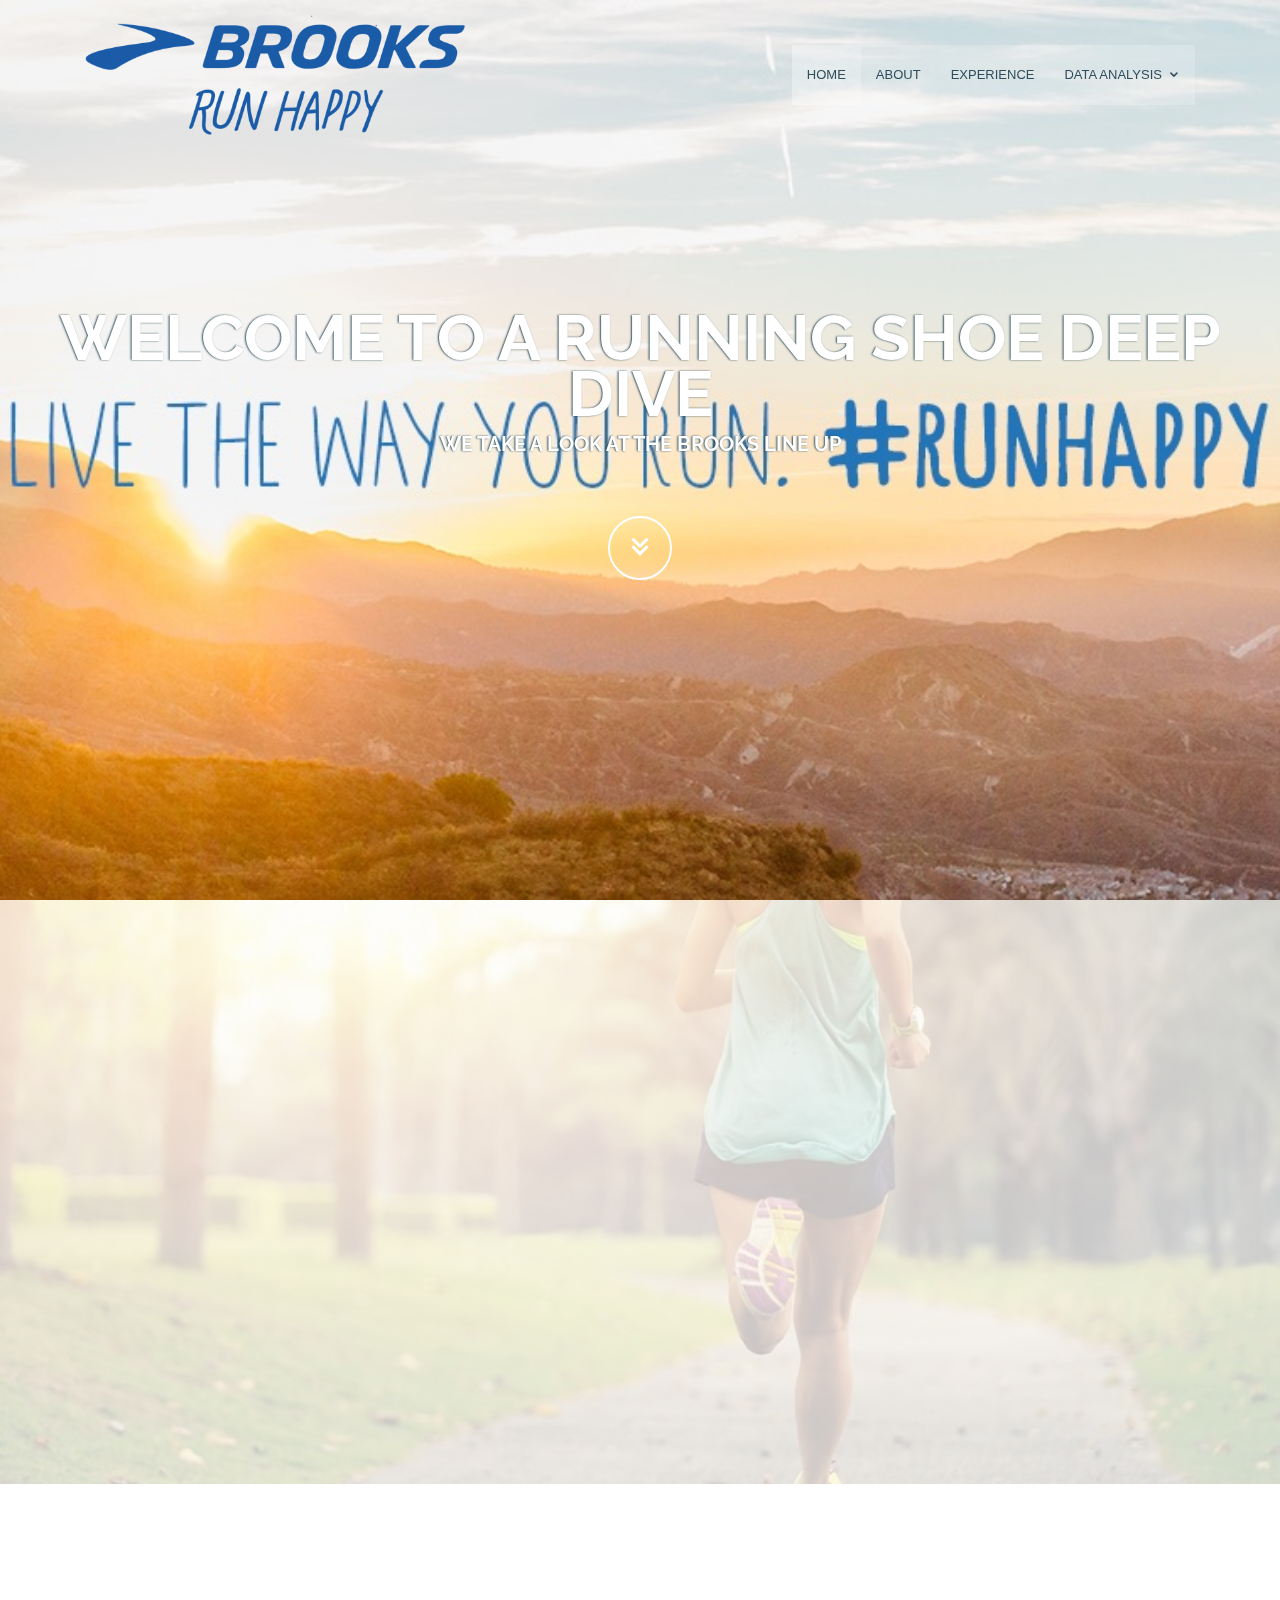
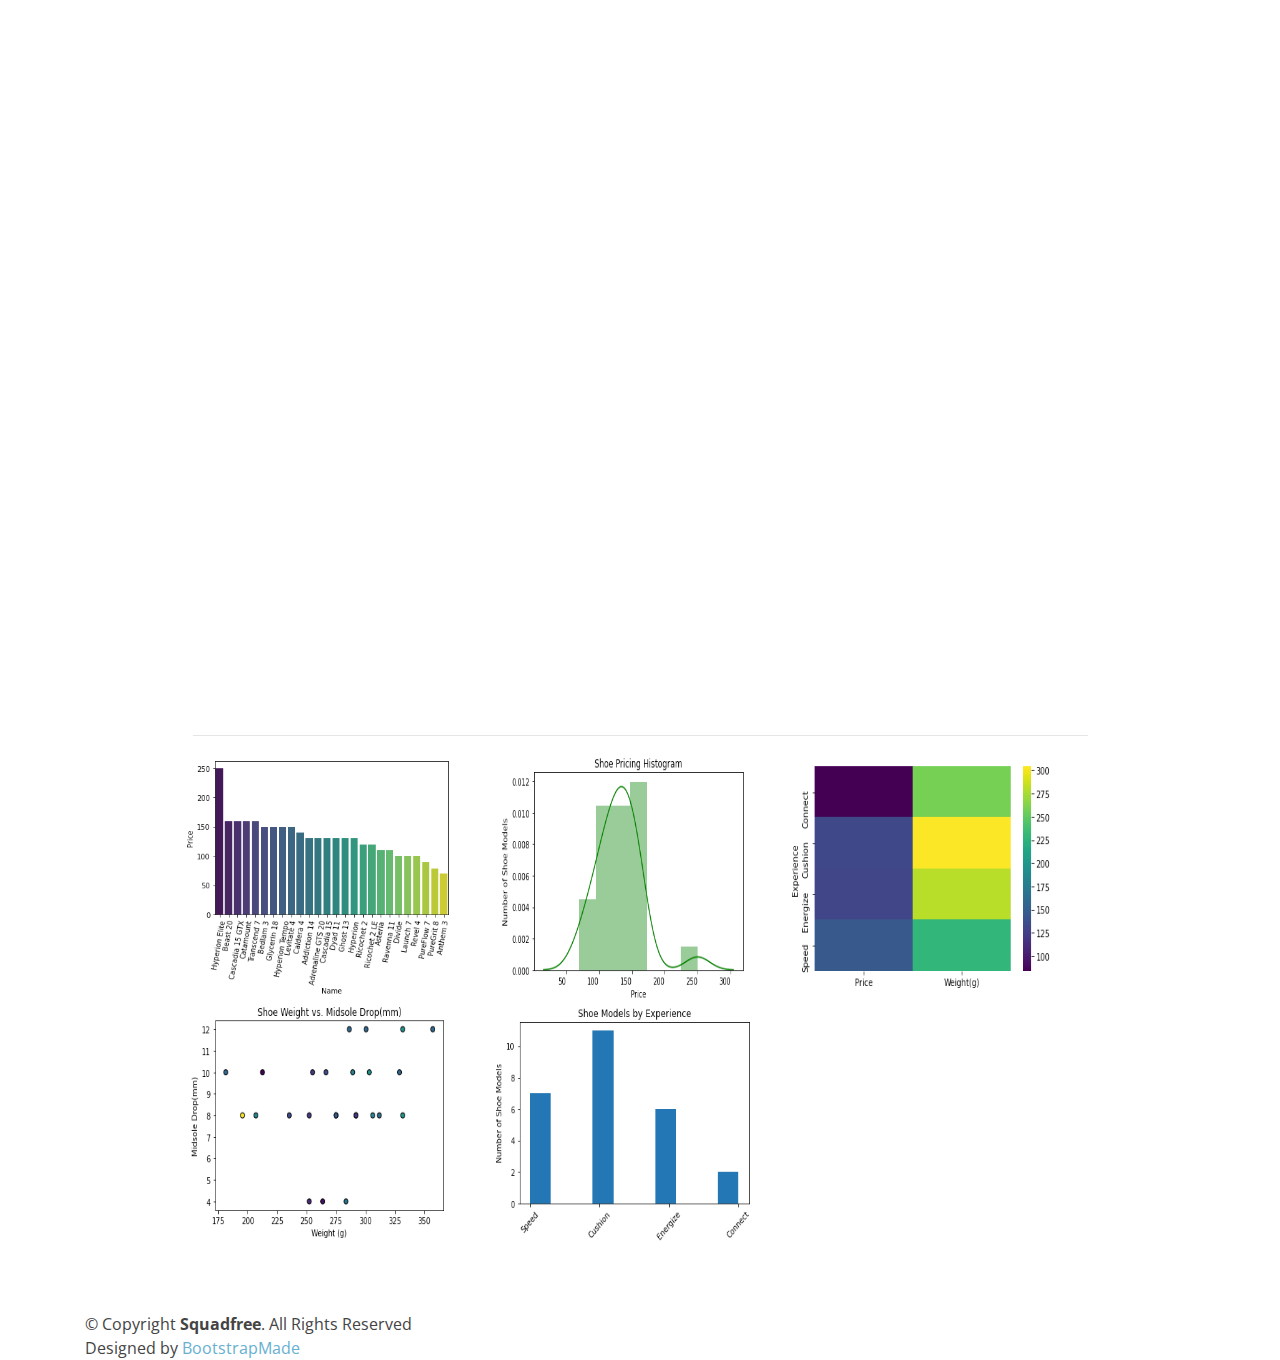
<file: index.html>
<!DOCTYPE html>
<html lang="en">

<head>
  <meta charset="utf-8">
  <meta content="width=device-width, initial-scale=1.0" name="viewport">

  <title>Brooks Running Happy Shoes</title>
  <meta content="" name="descriptison">
  <meta content="" name="keywords">

  <!-- Favicons -->
  <link href="assets/img/favicon.png" rel="icon">
  <link href="assets/img/apple-touch-icon.png" rel="apple-touch-icon">

  <!-- Google Fonts -->
  <link href="https://fonts.googleapis.com/css?family=Open+Sans:300,300i,400,400i,600,600i,700,700i|Raleway:300,300i,400,400i,500,500i,600,600i,700,700i|Poppins:300,300i,400,400i,500,500i,600,600i,700,700i" rel="stylesheet">

  <!-- Vendor CSS Files -->
  <link href="assets/vendor/bootstrap/css/bootstrap.min.css" rel="stylesheet">
  <link href="assets/vendor/icofont/icofont.min.css" rel="stylesheet">
  <link href="assets/vendor/boxicons/css/boxicons.min.css" rel="stylesheet">
  <link href="assets/vendor/venobox/venobox.css" rel="stylesheet">
  <link href="assets/vendor/owl.carousel/assets/owl.carousel.min.css" rel="stylesheet">
  <link href="assets/vendor/aos/aos.css" rel="stylesheet">

  <!-- Template Main CSS File -->
  <link href="./assets/css/style.css" rel="stylesheet">

  <!-- =======================================================
  * Template Name: Squadfree - v2.2.0
  * Template URL: https://bootstrapmade.com/squadfree-free-bootstrap-template-creative/
  * Author: BootstrapMade.com
  * License: https://bootstrapmade.com/license/
  ======================================================== -->
</head>

<body>

  <!-- ======= Header ======= -->
  <header id="header" class="fixed-top header-transparent">
    <div class="container d-flex align-items-center">

      <div class="logo mr-auto">
        <a href="index.html"><img src="assets/img/logo.png" alt="" class="img-fluid"></a>
      </div>

      <nav class="nav-menu d-none d-lg-block">
        <ul>
          <li class="active"><a href="index.html">Home</a></li>
          <li><a href="#about">About</a></li>
          <li><a href="#services">Experience</a></li> 
          <li class="drop-down"><a href="">Data Analysis</a>
            <ul>
              <li><a href=data.html>Data</a></li>
              <li class="drop-down"><a href="#">Plots</a>
                <ul>
                  <li><a href="pricing.html">Pricing</a></li> 
                  <li><a href="Experience.html">Experience</a></li>
                  <li><a href="weight.html">Weight vs Mid-sole drop</a></li>
                  <li><a href="model_experience.html">Models per Experience</a></li>
                </ul>
              </li>
              <li><a href="comparison.html">Comparison</a></li>
            </ul>
          </li>
          
        </ul>
      </nav><!-- .nav-menu -->

    </div>
  </header><!-- End Header -->

  <!-- ======= Hero Section ======= -->
  <section id="hero">
    <div class="hero-container" data-aos="fade-up">
      <h1>Welcome to a running shoe deep dive</h1>
      <h2>We take a look at the brooks line up</h2>
      <a href="#about" class="btn-get-started scrollto"><i class="bx bx-chevrons-down"></i></a>
    </div>
  </section><!-- End Hero -->

  <main id="main">

    <!-- ======= About Section ======= -->
    <section id="about" class="about">
      <div class="container">

        <div class="row no-gutters">
          <div class="content col-xl-5 d-flex align-items-stretch" data-aos="fade-up">
            <div class="content">
              <h3>The history of Brooks Running</h3>
              <p>
                Today Brooks is known as one of the top running brands in the world. Let's take a quick look at the company's rise to stardom.
              </p>
              
            </div>
          </div>
          <div class="col-xl-7 d-flex align-items-stretch">
            <div class="icon-boxes d-flex flex-column justify-content-center">
              <div class="row">
                <div class="col-md-6 icon-box" data-aos="fade-up" data-aos-delay="100">
                  <i class="bx bx-building-house"></i>
                  <h4>1914 - a small factory in Philadelphia </h4>
                  <p>Originally making ballet slippers and bathing shoes the early history began the company's commitment to specialized gear for a specialized activity.</p>
                </div>
                <div class="col-md-6 icon-box" data-aos="fade-up" data-aos-delay="200">
                  <i class="bx bx-run"></i>
                  <h4>1972 - Frank Shorter won the Olympic marathon</h4>
                  <p>Running suddenly captivates the world’s attention. Instead of making anything — from athletic shoes to combat boots — that would keep the factory turning, Brooks starts to think about limiting its focus.</p>
                </div>
                <div class="col-md-6 icon-box" data-aos="fade-up" data-aos-delay="300">
                  <i class="bx bx-briefcase"></i>
                  <h4>1920-1960</h4>
                  <p>The early years saw the young company developing everything from sports cleats, to childern's shoes, to roller skates</p>
                </div>
                <div class="col-md-6 icon-box" data-aos="fade-up" data-aos-delay="400">
                  <i class="bx bx-globe-alt"></i>
                  <h4>2001 and beyond is all running</h4>
                  <p>Brooks enters the new millennium focused on one thing: running. And become one of the best brands in the world</p>
                </div>
              </div>
            </div>
          </div>
        </div>

      </div>
    </section><!-- End About Section -->

    <!-- ======= EXPERIENCE Section ======= -->
    <section id="services" class="services">
      <div class="container">

        <div class="section-title" data-aos="fade-in" data-aos-delay="100">
          <h2>Experience</h2>
          <p>Brooks aims give you the choice of what experience you have on the run: Cushion, Energize, Connect or Speed. But don’t feel bound to just one, you can pick which experience you want on any given day for any given run.</p>
        </div>

        <div class="row">
          <div class="col-md-6 col-lg-3 d-flex align-items-stretch mb-5 mb-lg-0">
            <div class="icon-box" data-aos="fade-up">
              <div class="icon"><i class="bx bx-bolt-circle"></i></div>
              <h4 class="title"><a href="">Speed</a></h4>
              <p class="description">The Brooks Speed experience is all about fast shoes built for speed. When you’re looking for a PR or the feeling of running full-tilt, Brooks’ speed shoes are what you need.</p>
            </div>
          </div>

          <div class="col-md-6 col-lg-3 d-flex align-items-stretch mb-5 mb-lg-0">
            <div class="icon-box" data-aos="fade-up" data-aos-delay="100">
              <div class="icon"><i class="bx bx-cloud"></i></div>
              <h4 class="title"><a href="">Cushion</a></h4>
              <p class="description">Cushion is all about soft and protective shoes to cushion your every step. Some of the traits include being soft, plush, generous and accommodating.</p>
            </div>
          </div>

          <div class="col-md-6 col-lg-3 d-flex align-items-stretch mb-5 mb-lg-0">
            <div class="icon-box" data-aos="fade-up" data-aos-delay="200">
              <div class="icon"><i class="bx bx-tachometer"></i></div>
              <h4 class="title"><a href="">Energize</a></h4>
              <p class="description">Energize is all about putting spring into your stride. Step your foot into an Energize shoe and you’ll feel bouncy and light on your feet as if you were being propelled forward in your run.</p>
            </div>
          </div>

          <div class="col-md-6 col-lg-3 d-flex align-items-stretch mb-5 mb-lg-0">
            <div class="icon-box" data-aos="fade-up" data-aos-delay="300">
              <div class="icon"><i class="bx bx-plug"></i></div>
              <h4 class="title"><a href="">Connect</a></h4>
              <p class="description">Connect experience is defined by being flexible and lightweight to create a natural connection to the run. Lace up a Connect shoe and you’ll feel your feet activate and get you through your run.</p>
            </div>
          </div>

        </div>

      </div>
    </section><!-- End EXPERIENCE Section -->

    <!-- ======= Visualization Section ======= -->
    <section id="services" class="services">
      <div class="container">
        <div class="col col-2 col-lg-10 col-md-2 box offset-1">
          <div class="section-title" data-aos="fade-in" data-aos-delay="100">
            <h2>Visualizations</h2>
            <p>Click on any plot for a more indepth analysis.</p>
          </div>
          <hr>
          <div class = "row">
          <a href="pricing.html">
            <img width=300 height=250 src="Visualizations/pricing1.png">
            </a>
            <a href="pricing.html">
            <img width=300 height=250 src="Visualizations/pricing2.png">
            </a>
            <a href="Experience.html">
            <img width=300 height=250 src="Visualizations/Experience.png">
            </a>
            <a href="weight.html">
            <img width=300 height=250 src="Visualizations/weight_midsole.png">
            </a>
            <a href="model_experience.html">
            <img width=300 height=250 src="Visualizations/models.png">
            </a>
        </div>
      </div>
      </main>

  <!-- ======= Footer Section ======= -->

  <div class="container">
      <div class="copyright">
        &copy; Copyright <strong><span>Squadfree</span></strong>. All Rights Reserved
      </div>
      <div class="credits">
        <!-- All the links in the footer should remain intact. -->
        <!-- You can delete the links only if you purchased the pro version. -->
        <!-- Licensing information: https://bootstrapmade.com/license/ -->
        <!-- Purchase the pro version with working PHP/AJAX contact form: https://bootstrapmade.com/squadfree-free-bootstrap-template-creative/ -->
        Designed by <a href="https://bootstrapmade.com/">BootstrapMade</a>
    </div>
  </footer> <!--End Footer -->

  <a href="#" class="back-to-top"><i class="icofont-simple-up"></i></a>

  <!-- Vendor JS Files -->
  <script src="assets/vendor/jquery/jquery.min.js"></script>
  <script src="assets/vendor/bootstrap/js/bootstrap.bundle.min.js"></script>
  <script src="assets/vendor/jquery.easing/jquery.easing.min.js"></script>
  <script src="assets/vendor/php-email-form/validate.js"></script>
  <script src="assets/vendor/waypoints/jquery.waypoints.min.js"></script>
  <script src="assets/vendor/counterup/counterup.min.js"></script>
  <script src="assets/vendor/isotope-layout/isotope.pkgd.min.js"></script>
  <script src="assets/vendor/venobox/venobox.min.js"></script>
  <script src="assets/vendor/owl.carousel/owl.carousel.min.js"></script>
  <script src="assets/vendor/aos/aos.js"></script>

  <!-- Template Main JS File -->
  <script src="assets/js/main.js"></script>

</body>

</html>
</file>
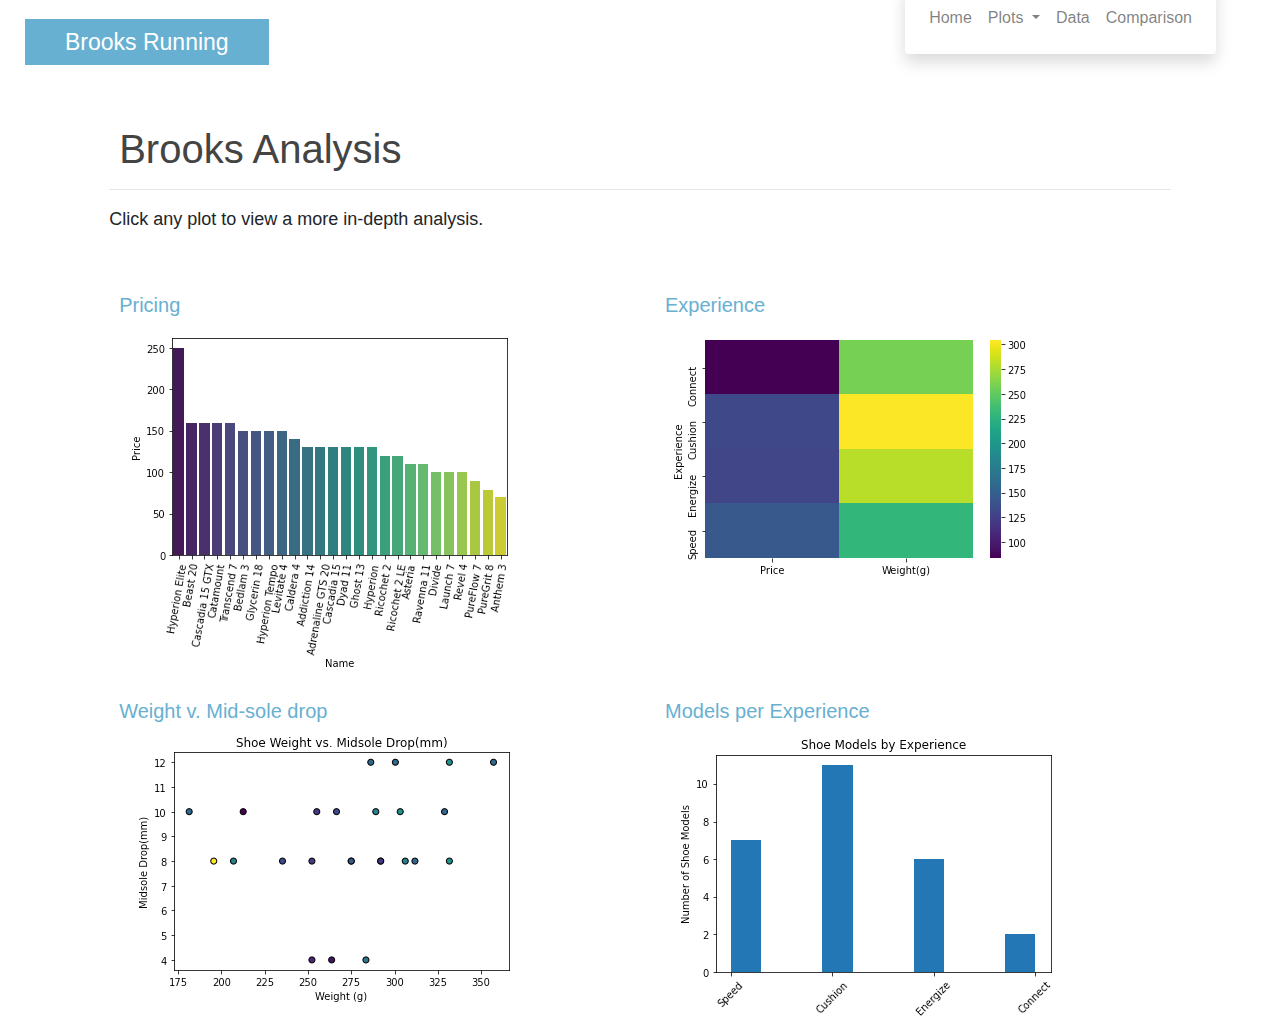
<file: comparison.html>
<!DOCTYPE html>
<html lang="en-us">

<head>
  <meta charset="UTF-8">
  <title>Comparision</title>

   <!-- Bootstrap CSS -->
   <link rel="stylesheet" href="https://stackpath.bootstrapcdn.com/bootstrap/4.3.1/css/bootstrap.min.css" integrity="sha384-ggOyR0iXCbMQv3Xipma34MD+dH/1fQ784/j6cY/iJTQUOhcWr7x9JvoRxT2MZw1T" crossorigin="anonymous">
  
   <!--CSS Link-->
   <link href="assets/style.css" rel="stylesheet">
 </head>
 
 <body class="white-background">


  <!-- -----------------Navigation Bar----------------------------------------------- -->
  <nav class="navbar navbar-expand-lg navbar-light">
    <div>
      <a class="web-title" style="color:white" href="index.html">Brooks Running</a>
      <button class="navbar-toggler border border white" type="button" data-toggle="collapse" data-target="#navbarNavDropdown" aria-controls="navbarNavDropdown" aria-expanded="false" aria-label="Toggle navigation">
        <span class="navbar-toggler-icon"></span>
      </button>
    </div>
      
    <div class="collapse navbar-collapse right-align shadow p-3 mb-5 bg-black rounded" id="navbarNavDropdown">
      <ul class="navbar-nav">
        <li class="nav-item">
          <a class="nav-link" href="index.html">Home</a>
        </li>
        <li class="nav-item dropdown">
          <a class="nav-link dropdown-toggle" id="navbarDropdownMenuLink" data-toggle="dropdown" aria-haspopup="true" aria-expanded="false" role="button">
            Plots
          </a>
          <ul class="dropdown-menu" role="menu" aria-labelledby="dropdownMenu">
            <a class="dropdown-item" href="pricing.html">Pricing</a>
            <a class="dropdown-item" href="Experience.html">Experience</a>
            <a class="dropdown-item" href="weight.html">Weight vs. Mid-sole drop</a>
            <a class="dropdown-item" href="model_experience.html">Number of Shoes per Experience</a>
          </ul>
        </li>
        <li class="nav-item">
          <a class="nav-link" href="data.html">Data</a>
        </li>
        <li class="nav-item">
          <a class="nav-link" href="comparison.html">Comparison</a>
        </li>              
      </ul>
    </div>

  </nav>

<!-- ---------------- Plots --------------------------------------- -->

<section class="row">
  <div class="col col-1"></div>
  <div class="col col-lg-10 col-md-10 box">
    <h1 class=header>Brooks Analysis</h1>
    <hr>
      <p class=site_font>Click any plot to view a more in-depth analysis.</p>
  </br>
</section>

<section class="row">
  <div class="col col-1"></div>
  <div class="col col-lg-5 col-md-10 box">
    <h2 class=h2 align=left>Pricing</h2>
    <a href="pricing.html">
      <img class= left_padding src="Visualizations/pricing1.png">
    </a>
  </div>
  <div class="col col-lg-5 col-md-10 box">
      <h2 class=h2 align=left>Experience</h2>
      <a href="Experience.html">
        <img class= right_padding src="Visualizations/Experience.png">
      </a>
    </div>

</section>

<section class="row">
  <div class="col col-1"></div>
  <div class="col col-lg-5 col-md-10 box">
    <h2 class=h2 align=left>Weight v. Mid-sole drop</h2>
    <a href="weight.html">
      <img class= left_padding src="Visualizations/weight_midsole.png">
    </a>
  </div>
  <div class="col col-lg-5 col-md-10 box">
    <h2 class=h2 align=left>Models per Experience</h2>
    <a href="model_experience.html">
      <img class= right_padding src="Visualizations/models.png">
    </a>
  </div>

</section>
<!-- Optional JavaScript -->
<script src="https://ajax.googleapis.com/ajax/libs/jquery/3.4.1/jquery.min.js"></script>
<script src="https://cdnjs.cloudflare.com/ajax/libs/popper.js/1.14.7/umd/popper.min.js"></script>
<script src="https://maxcdn.bootstrapcdn.com/bootstrap/4.3.1/js/bootstrap.min.js"></script>

</body>

</html>
</file>
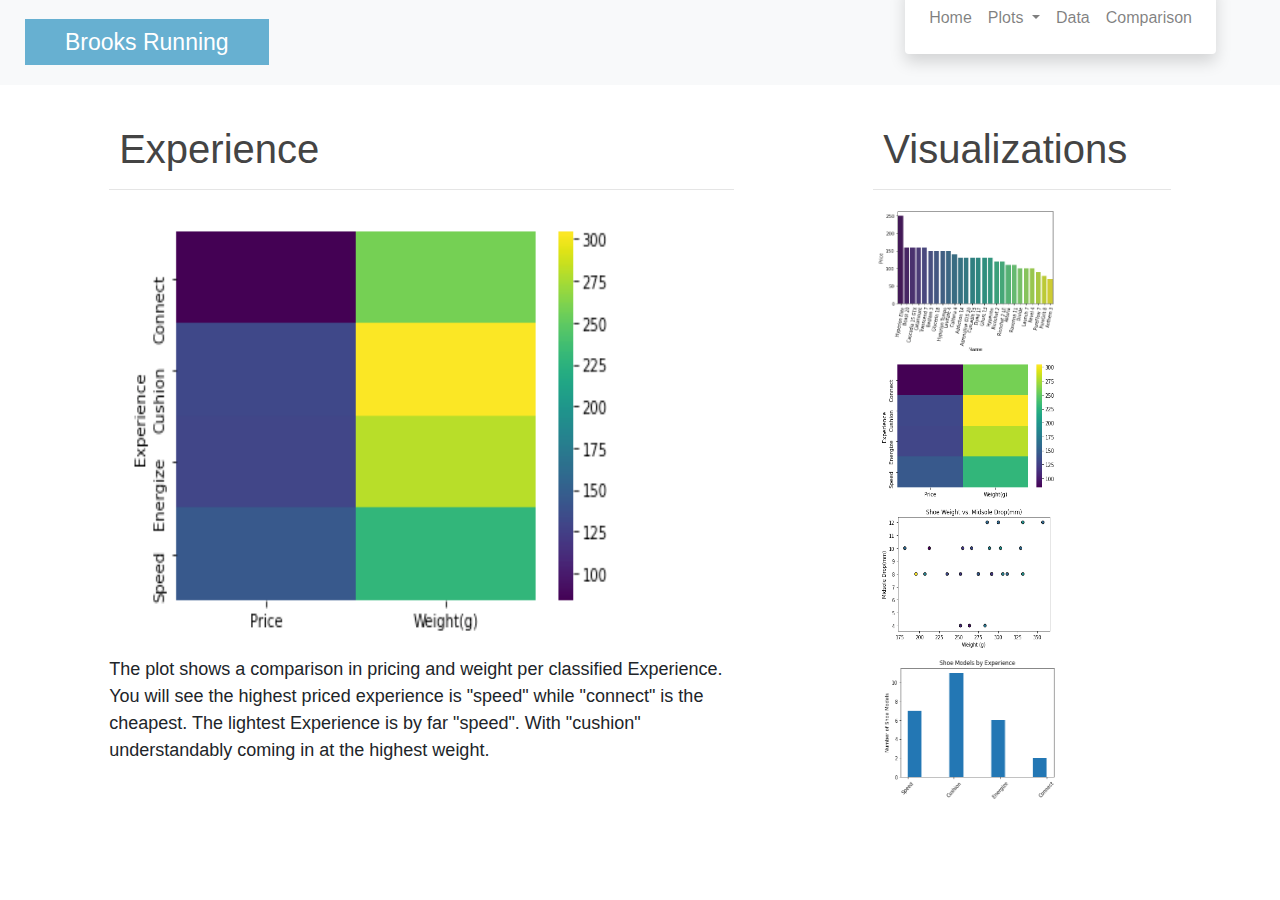
<file: Experience.html>
<!DOCTYPE html>
<html lang="en-us">

<head>
  <meta charset="UTF-8">
  <title>Experience Analysis</title>
 
 <!-- Bootstrap CSS -->
 <link rel="stylesheet" href="https://stackpath.bootstrapcdn.com/bootstrap/4.3.1/css/bootstrap.min.css" integrity="sha384-ggOyR0iXCbMQv3Xipma34MD+dH/1fQ784/j6cY/iJTQUOhcWr7x9JvoRxT2MZw1T" crossorigin="anonymous">
  
 <!--CSS Link-->
 <link href="assets/style.css" rel="stylesheet">
</head>

<body class="white-background">


  <!-- -----------------Navigation Bar----------------------------------------------- -->

  <nav class="navbar navbar-expand-lg navbar-light bg-light">
    <div>
      <a class="web-title" style="color:white" href="index.html">Brooks Running</a>
      <button class="navbar-toggler" type="button" data-toggle="collapse" data-target="#navbarNavDropdown" aria-controls="navbarNavDropdown" aria-expanded="false" aria-label="Toggle navigation">
        <span class="navbar-toggler-icon"></span>
      </button>
    </div>
      
    <div class="collapse navbar-collapse right-align shadow p-3 mb-5 bg-white rounded" id="navbarNavDropdown">
      <ul class="navbar-nav">
        <li class="nav-item">
          <a class="nav-link" href="index.html">Home</a>
        </li>
        <li class="nav-item dropdown">
          <a class="nav-link dropdown-toggle" id="navbarDropdownMenuLink" data-toggle="dropdown" aria-haspopup="true" aria-expanded="false" role="button">
            Plots
          </a>
          <ul class="dropdown-menu" role="menu" aria-labelledby="dropdownMenu">
            <a class="dropdown-item" href="pricing.html">Pricing</a>
            <a class="dropdown-item" href="Experience.html">Experience</a>
            <a class="dropdown-item" href="weight.html">Weight vs. Mid-sole drop</a>
            <a class="dropdown-item" href="model_experience.html">Number of Shoes per Experience</a>
          </ul>
        </li>
        <li class="nav-item">
          <a class="nav-link" href="data.html">Data</a>
        </li>
        <li class="nav-item">
          <a class="nav-link" href="comparison.html">Comparison</a>
        </li>              
      </ul>
    </div>

  </nav>


<!-- ------------------------------------------------------- -->


<section class="row">

  <div class="col col-10 col-lg-6 col-md-10 box offset-1">
    <h1 class=header>Experience</h1>
    <hr>
      <img width=550 height=450 src="Visualizations/Experience.png" alt="brooks experience">
    </br>
      <p class=site_font>The plot shows a comparison in pricing and weight per classified Experience. You will see the highest priced experience is "speed" while "connect" is the cheapest. The lightest Experience is by far "speed". With "cushion" understandably coming in at the highest weight.</p>
    </br>

  </div>

  <div class="col col-10 col-lg-3 col-md-10 box offset-1">
    <h2 class=header>Visualizations</h2>
    <hr>
    <a href="pricing.html">
      <img width=200 height=150 src="Visualizations/pricing1.png">
      </a>
      <a href="Experience.html">
      <img width=200 height=150 src="Visualizations/Experience.png">
      </a>
      <a href="weight.html">
      <img width=200 height=150 src="Visualizations/weight_midsole.png">
      </a>
      <a href="model_experience.html">
      <img width=200 height=150 src="Visualizations/models.png">
      </a>
  </div>

</section>

<!-- Optional JavaScript -->
<script src="https://ajax.googleapis.com/ajax/libs/jquery/3.4.1/jquery.min.js"></script>
<script src="https://cdnjs.cloudflare.com/ajax/libs/popper.js/1.14.7/umd/popper.min.js"></script>
<script src="https://maxcdn.bootstrapcdn.com/bootstrap/4.3.1/js/bootstrap.min.js"></script>

</body>



</html>
</file>
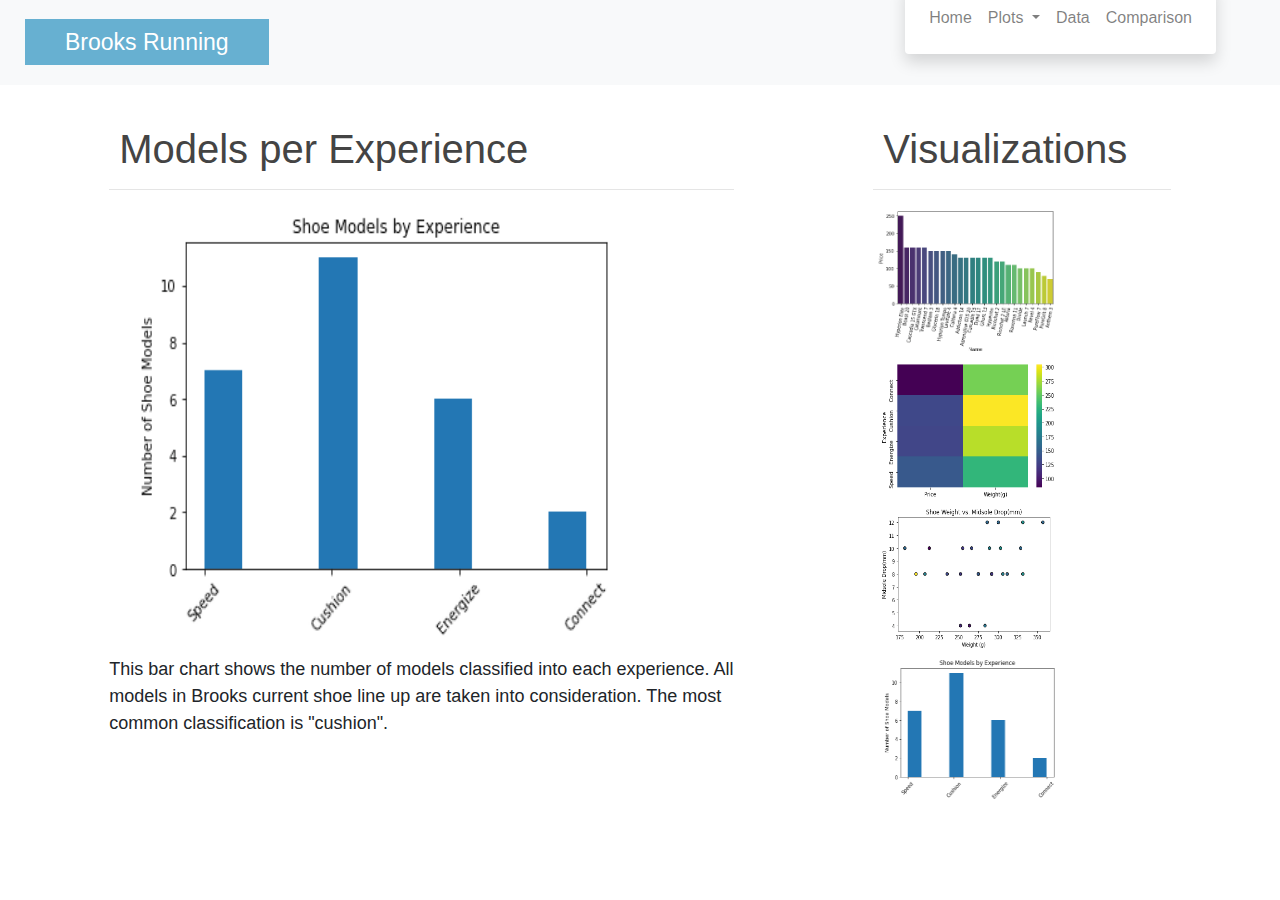
<file: model_experience.html>
<!DOCTYPE html>
<html lang="en-us">

<head>
  <meta charset="UTF-8">
  <title>Models Analysis</title>

   <!-- Bootstrap CSS -->
  <link rel="stylesheet" href="https://stackpath.bootstrapcdn.com/bootstrap/4.3.1/css/bootstrap.min.css" integrity="sha384-ggOyR0iXCbMQv3Xipma34MD+dH/1fQ784/j6cY/iJTQUOhcWr7x9JvoRxT2MZw1T" crossorigin="anonymous">
  
  <!--CSS Link-->
  <link href="assets/style.css" rel="stylesheet">
</head>

<body class="white-background">


  <!-- -----------------Navigation Bar----------------------------------------------- -->

  <nav class="navbar navbar-expand-lg navbar-light bg-light">
    <div>
      <a class="web-title" style="color:white" href="index.html">Brooks Running</a>
      <button class="navbar-toggler" type="button" data-toggle="collapse" data-target="#navbarNavDropdown" aria-controls="navbarNavDropdown" aria-expanded="false" aria-label="Toggle navigation">
        <span class="navbar-toggler-icon"></span>
      </button>
    </div>
      
    <div class="collapse navbar-collapse right-align shadow p-3 mb-5 bg-white rounded" id="navbarNavDropdown">
      <ul class="navbar-nav">
        <li class="nav-item">
          <a class="nav-link" href="index.html">Home</a>
        </li>
        <li class="nav-item dropdown">
          <a class="nav-link dropdown-toggle" id="navbarDropdownMenuLink" data-toggle="dropdown" aria-haspopup="true" aria-expanded="false" role="button">
            Plots
          </a>
          <ul class="dropdown-menu" role="menu" aria-labelledby="dropdownMenu">
            <a class="dropdown-item" href="pricing.html">Pricing</a>
            <a class="dropdown-item" href="Experience.html">Experience</a>
            <a class="dropdown-item" href="weight.html">Weight vs. Mid-sole drop</a>
            <a class="dropdown-item" href="model_experience.html">Number of Shoes per Experience</a>
          </ul>
        </li>
        <li class="nav-item">
          <a class="nav-link" href="data.html">Data</a>
        </li>
        <li class="nav-item">
          <a class="nav-link" href="comparison.html">Comparison</a>
        </li>              
      </ul>
    </div>

  </nav>


<!-- ------------------------------------------------------- -->


<section class="row">

  <div class="col col-10 col-lg-6 col-md-10 box offset-1">
    <h1 class=header>Models per Experience</h1>
    <hr>
      <img width=550 height=450 src="Visualizations/models.png" alt="brooks models">
    </br>
      <p class=site_font>This bar chart shows the number of models classified into each experience. All models in Brooks current shoe line up are taken into consideration. The most common classification is "cushion". </p>
    </br>

  </div>

  <div class="col col-10 col-lg-3 col-md-10 box offset-1">
    <h2 class=header>Visualizations</h2>
    <hr>
    <a href="pricing.html">
      <img width=200 height=150 src="Visualizations/pricing1.png">
      </a>
      <a href="Experience.html">
      <img width=200 height=150 src="Visualizations/Experience.png">
      </a>
      <a href="weight.html">
      <img width=200 height=150 src="Visualizations/weight_midsole.png">
      </a>
      <a href="model_experience.html">
      <img width=200 height=150 src="Visualizations/models.png">
      </a>
  </div>

</section>
<!-- Optional JavaScript -->
<script src="https://ajax.googleapis.com/ajax/libs/jquery/3.4.1/jquery.min.js"></script>
<script src="https://cdnjs.cloudflare.com/ajax/libs/popper.js/1.14.7/umd/popper.min.js"></script>
<script src="https://maxcdn.bootstrapcdn.com/bootstrap/4.3.1/js/bootstrap.min.js"></script>

</body>



</html>
</file>
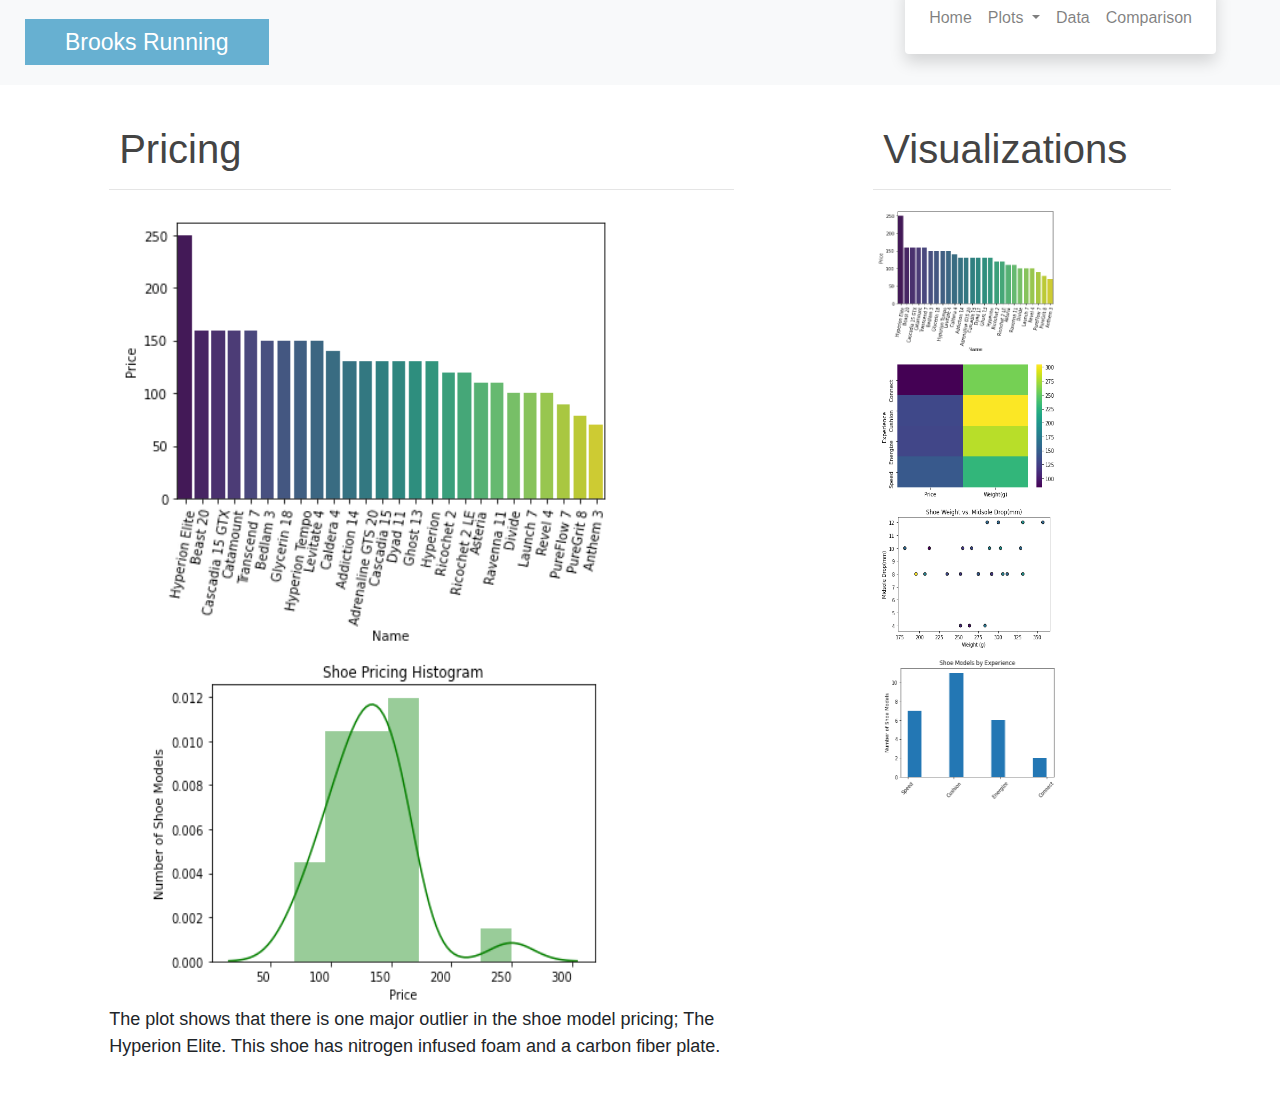
<file: pricing.html>
<!DOCTYPE html>
<html lang="en-us">

<head>
  <meta charset="UTF-8">
  <title>Pricing per Shoe Model</title>
 
  <!-- Bootstrap CSS -->
  <link rel="stylesheet" href="https://stackpath.bootstrapcdn.com/bootstrap/4.3.1/css/bootstrap.min.css" integrity="sha384-ggOyR0iXCbMQv3Xipma34MD+dH/1fQ784/j6cY/iJTQUOhcWr7x9JvoRxT2MZw1T" crossorigin="anonymous">
  
  <!--CSS Link-->
  <link href="assets/style.css" rel="stylesheet">
</head>

<body class="white-background">


  <!-- -----------------Navigation Bar----------------------------------------------- -->

  <nav class="navbar navbar-expand-lg navbar-light bg-light">
    <div>
      <a class="web-title" style="color:white" href="index.html">Brooks Running</a>
      <button class="navbar-toggler" type="button" data-toggle="collapse" data-target="#navbarNavDropdown" aria-controls="navbarNavDropdown" aria-expanded="false" aria-label="Toggle navigation">
        <span class="navbar-toggler-icon"></span>
      </button>
    </div>
      
    <div class="collapse navbar-collapse right-align shadow p-3 mb-5 bg-white rounded" id="navbarNavDropdown">
      <ul class="navbar-nav">
        <li class="nav-item">
          <a class="nav-link" href="index.html">Home</a>
        </li>
        <li class="nav-item dropdown">
          <a class="nav-link dropdown-toggle" id="navbarDropdownMenuLink" data-toggle="dropdown" aria-haspopup="true" aria-expanded="false" role="button">
            Plots
          </a>
          <ul class="dropdown-menu" role="menu" aria-labelledby="dropdownMenu">
            <a class="dropdown-item" href="pricing.html">Pricing</a>
            <a class="dropdown-item" href="Experience.html">Experience</a>
            <a class="dropdown-item" href="weight.html">Weight vs. Mid-sole drop</a>
            <a class="dropdown-item" href="model_experience.html">Number of Shoes per Experience</a>
          </ul>
        </li>
        <li class="nav-item">
          <a class="nav-link" href="data.html">Data</a>
        </li>
        <li class="nav-item">
          <a class="nav-link" href="comparison.html">Comparison</a>
        </li>              
      </ul>
    </div>

  </nav>


<!-- ------------------------------------------------------- -->


<section class="row">

  <div class="col col-10 col-lg-6 col-md-10 box offset-1">
    <h1 class=header>Pricing</h1>
    <hr>
      <img width=550 height=450 src="Visualizations/pricing1.png" alt="brooks pricing">
      <img width=550 height=350 src="Visualizations/pricing2.png" alt="brooks pricing">
    </br>
      <p class=site_font>The plot shows that there is one major outlier in the shoe model pricing; The Hyperion Elite. This shoe has nitrogen infused foam and a carbon fiber plate.</p>
    </br>

  </div>

  <div class="col col-10 col-lg-3 col-md-10 box offset-1">
    <h2 class=header>Visualizations</h2>
    <hr>
      <a href="pricing.html">
      <img width=200 height=150 src="Visualizations/pricing1.png">
      </a>
      <a href="Experience.html">
      <img width=200 height=150 src="Visualizations/Experience.png">
      </a>
      <a href="weight.html">
      <img width=200 height=150 src="Visualizations/weight_midsole.png">
      </a>
      <a href="model_experience.html">
      <img width=200 height=150 src="Visualizations/models.png">
      </a>
  </div>

</section>

<!-- Optional JavaScript -->
<script src="https://ajax.googleapis.com/ajax/libs/jquery/3.4.1/jquery.min.js"></script>
<script src="https://cdnjs.cloudflare.com/ajax/libs/popper.js/1.14.7/umd/popper.min.js"></script>
<script src="https://maxcdn.bootstrapcdn.com/bootstrap/4.3.1/js/bootstrap.min.js"></script>

</body>



</html>
</file>
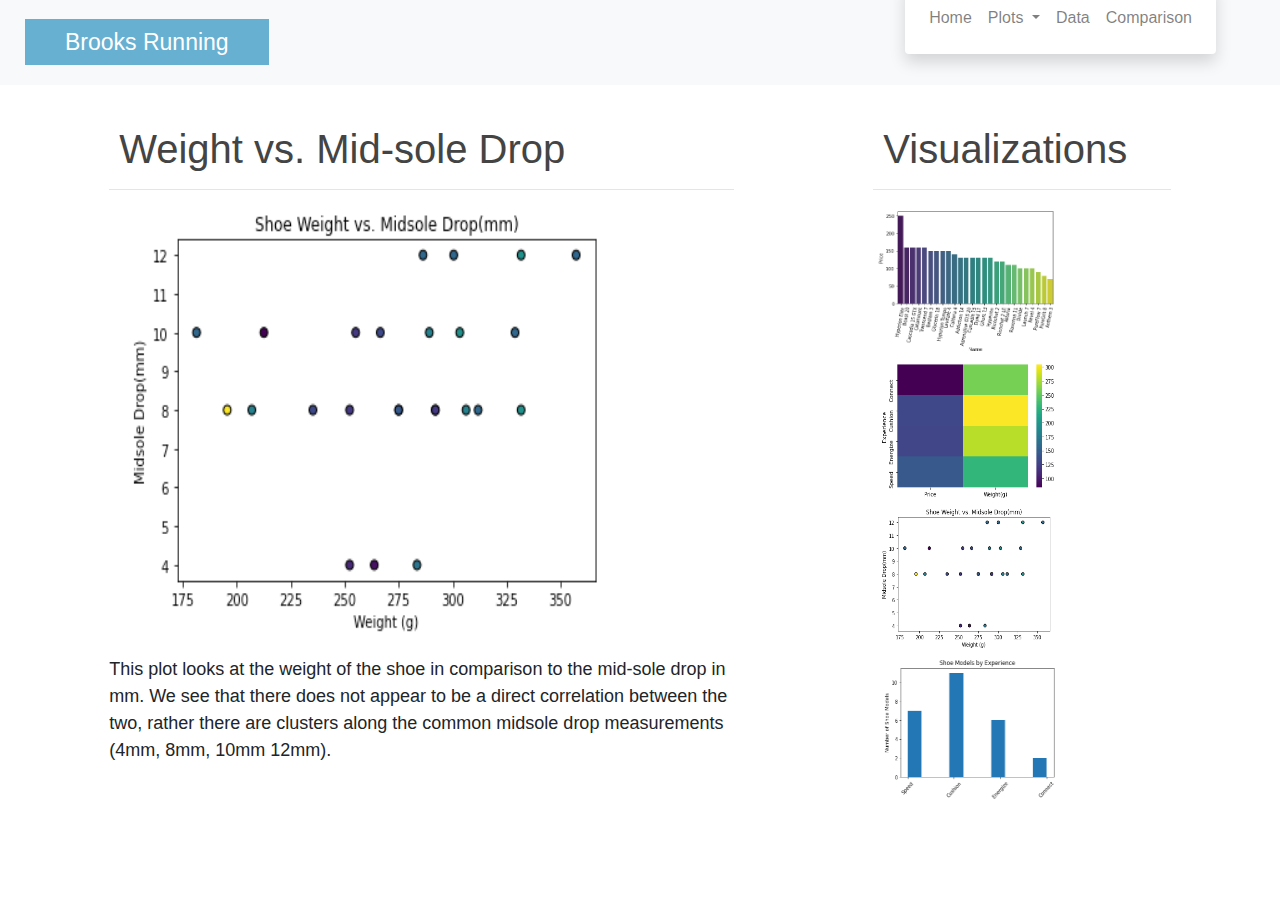
<file: weight.html>
<!DOCTYPE html>
<html lang="en-us">

<head>
  <meta charset="UTF-8">
  <title>Weight vs Mid-sole Drop Analysis</title>

    <!-- Bootstrap CSS -->
    <link rel="stylesheet" href="https://stackpath.bootstrapcdn.com/bootstrap/4.3.1/css/bootstrap.min.css" integrity="sha384-ggOyR0iXCbMQv3Xipma34MD+dH/1fQ784/j6cY/iJTQUOhcWr7x9JvoRxT2MZw1T" crossorigin="anonymous">
  
    <!--CSS Link-->
    <link href="assets/style.css" rel="stylesheet">
  </head>
  
  <body class="white-background">


  <!-- -----------------Navigation Bar----------------------------------------------- -->

  <nav class="navbar navbar-expand-lg navbar-light bg-light">
    <div>
      <a class="web-title" style="color:white" href="index.html">Brooks Running</a>
      <button class="navbar-toggler" type="button" data-toggle="collapse" data-target="#navbarNavDropdown" aria-controls="navbarNavDropdown" aria-expanded="false" aria-label="Toggle navigation">
        <span class="navbar-toggler-icon"></span>
      </button>
    </div>
      
    <div class="collapse navbar-collapse right-align shadow p-3 mb-5 bg-white rounded" id="navbarNavDropdown">
      <ul class="navbar-nav">
        <li class="nav-item">
          <a class="nav-link" href="index.html">Home</a>
        </li>
        <li class="nav-item dropdown">
          <a class="nav-link dropdown-toggle" id="navbarDropdownMenuLink" data-toggle="dropdown" aria-haspopup="true" aria-expanded="false" role="button">
            Plots
          </a>
          <ul class="dropdown-menu" role="menu" aria-labelledby="dropdownMenu">
            <a class="dropdown-item" href="pricing.html">Pricing</a>
            <a class="dropdown-item" href="Experience.html">Experience</a>
            <a class="dropdown-item" href="weight.html">Weight vs. Mid-sole drop</a>
            <a class="dropdown-item" href="model_experience.html">Number of Shoes per Experience</a>
          </ul>
        </li>
        <li class="nav-item">
          <a class="nav-link" href="data.html">Data</a>
        </li>
        <li class="nav-item">
          <a class="nav-link" href="comparison.html">Comparison</a>
        </li>              
      </ul>
    </div>

  </nav>

<!-- ------------------------------------------------------- -->


<section class="row">

  <div class="col col-10 col-lg-6 col-md-10 box offset-1">
    <h1 class=header>Weight vs. Mid-sole Drop</h1>
    <hr>
      <img width=550 height=450 src="Visualizations/weight_midsole.png" alt="shoe weight to drop">
    </br>
      <p class=site_font>This plot looks at the weight of the shoe in comparison to the mid-sole drop in mm. We see that there does not appear to be a direct correlation between the two, rather there are clusters along the common midsole drop measurements (4mm, 8mm, 10mm 12mm).</p>
    </br>

  </div>

  <div class="col col-10 col-lg-3 col-md-10 box offset-1">
    <h2 class=header>Visualizations</h2>
    <hr>
      <a href="pricing.html">
      <img width=200 height=150 src="Visualizations/pricing1.png">
      </a>
      <a href="Experience.html">
      <img width=200 height=150 src="Visualizations/Experience.png">
      </a>
      <a href="weight.html">
      <img width=200 height=150 src="Visualizations/weight_midsole.png">
      </a>
      <a href="model_experience.html">
      <img width=200 height=150 src="Visualizations/models.png">
      </a>
  </div>

</section>

<!-- Optional JavaScript -->
<script src="https://ajax.googleapis.com/ajax/libs/jquery/3.4.1/jquery.min.js"></script>
<script src="https://cdnjs.cloudflare.com/ajax/libs/popper.js/1.14.7/umd/popper.min.js"></script>
<script src="https://maxcdn.bootstrapcdn.com/bootstrap/4.3.1/js/bootstrap.min.js"></script>

</body>



</html>
</file>
<file: assets/vendor/venobox/venobox.css>
/* ------ venobox.css --------*/
.vbox-overlay *, .vbox-overlay *:before, .vbox-overlay *:after{
    -webkit-backface-visibility: hidden;
    -webkit-box-sizing:border-box;
    -moz-box-sizing:border-box;
    box-sizing:border-box;
}
.vbox-overlay * { 
    -webkit-backface-visibility: visible;
    backface-visibility: visible;
}
.vbox-overlay{
    display: -webkit-flex;
    display: flex;
    -webkit-flex-direction: column;
    flex-direction: column;
    -webkit-justify-content: center;
    justify-content: center;
    -webkit-align-items: center;
    align-items: center;
    position: fixed;
    left: 0;
    top: 0;
    bottom: 0;
    right: 0;
    z-index: 999999;
}

/* ----- navigation ----- */
.vbox-title{
    width: 100%;
    height: 40px;
    float: left;
    text-align: center;
    line-height: 28px;
    font-size: 12px;
    padding: 6px 50px;
    overflow: hidden;
    position: fixed;
    display: none;
    left: 0;
    z-index: 89;
}
.vbox-close{
    cursor: pointer;
    position: fixed;
    top: -1px;
    right: 0;
    width: 50px;
    height: 40px;
    padding: 6px;
    display: block;
    background-position:10px center;
    overflow: hidden;
    font-size: 24px;
    line-height: 1;
    text-align: center;
    z-index: 99;
}
.vbox-left{
    cursor: pointer;
    position: fixed;
    left: 0;
    height: 40px;
    overflow: hidden;
    line-height: 28px;
    font-size: 12px;
    z-index: 99;
    display: flex;
    align-items:center;
}
.vbox-num{
    display: inline-block;
    margin: 6px 0 6px 15px;
}
/* ----- Social share ----- */
.vbox-share{
    line-height: 28px;
    font-size: 12px;
    overflow: hidden;
    position: fixed;
    left: 0;
    z-index: 98;
    display: flex;
    align-items:center;
    justify-content: center;
    width: 100%;
    text-align: center;
}
.vbox-share svg{
    max-height: 28px;
    width: 28px;
    z-index: 10;
    margin-left: 12px;
    margin-top: 6px;
    margin-bottom: 6px;
    vertical-align: middle;
}


/* ----- navigation ARROWS ----- */
.vbox-next, .vbox-prev{
    position: fixed;
    top: 50%;
    margin-top: -15px;
    overflow: hidden;
    cursor: pointer;
    display: block;
    width: 45px;
    height: 45px;
    z-index: 99;
}
.vbox-next span, .vbox-prev span{
    position: relative;
    width: 20px;
    height: 20px;
    border: 2px solid transparent;
    border-top-color: #B6B6B6;
    border-right-color: #B6B6B6;
    text-indent: -100px;
    position: absolute;
    top: 8px;
    display: block;
}
.vbox-prev{
    left: 15px;
}
.vbox-next{
    right: 15px;
}
.vbox-prev span{
    left: 10px;
    -ms-transform: rotate(-135deg);
    -webkit-transform: rotate(-135deg);
    transform: rotate(-135deg);
}
.vbox-next span{
    -ms-transform: rotate(45deg);
    -webkit-transform: rotate(45deg);
    transform: rotate(45deg);
    right: 10px;
}
/* ------- inline window ------ */
.vbox-inline{
    width: 420px;
    height: 315px;
    height: 70vh;
    padding: 10px;
    background: #fff;
    margin: 0 auto;
    overflow: auto;
    text-align: left;
}
/* ------- Video & iFrames window ------ */
.venoframe{
    max-width: 100%;
    width: 100%;
    border: none;
    width: 100%;
    height: 260px;
    height: 70vh;
}
.venoframe.vbvid{
    height: 260px;
}
@media (min-width: 768px) {
    .venoframe, .vbox-inline{
        width: 90%;
        height: 360px;
        height: 70vh;
    }
    .venoframe.vbvid{
        width: 640px;
        height: 360px;
    }
}
@media (min-width: 992px) {
    .venoframe, .vbox-inline{
        max-width: 1200px;
        width: 80%;
        height: 540px;
        height: 70vh;
    }
    .venoframe.vbvid{
        width: 960px;
        height: 540px;
    }
}
/* 
Please do NOT edit this part! 
or at least read this note: http://i.imgur.com/7C0ws9e.gif
*/
.vbox-open{
    overflow: hidden;
}
.vbox-container{
    position: absolute;
    left: 0;
    right: 0;
    top: 0;
    bottom: 0;
    overflow-x: hidden;
    overflow-y: scroll;
    overflow-scrolling: touch;
    -webkit-overflow-scrolling: touch;
    z-index: 20;
    max-height: 100%;

}

.vbox-content{
    text-align: center;
    float: left;
    width: 100%;
    position: relative;
    overflow: hidden;
    padding: 20px 4%;
}
.vbox-container img{
    max-width: 100%;
    height: auto;
}
.vbox-figlio{
    box-shadow: 0 0 12px rgba(0,0,0,0.19), 0 6px 6px rgba(0,0,0,0.23);
    max-width: 100%;
    text-align: initial;
}
img.vbox-figlio{
    -webkit-user-select: none;
-khtml-user-select: none;
-moz-user-select: none;
-o-user-select: none;
user-select: none;
}
.vbox-content.swipe-left{
    margin-left: -200px !important;
}
.vbox-content.swipe-right{
    margin-left: 200px !important;
}
.vbox-animated{
    webkit-transition: margin 300ms ease-out;
    transition: margin 300ms ease-out;
}

/* ---------- preloader ----------
 * SPINKIT 
 * http://tobiasahlin.com/spinkit/
-------------------------------- */
.sk-double-bounce,.sk-rotating-plane{width:40px;height:40px;margin:40px auto}.sk-rotating-plane{background-color:#333;-webkit-animation:sk-rotatePlane 1.2s infinite ease-in-out;animation:sk-rotatePlane 1.2s infinite ease-in-out}@-webkit-keyframes sk-rotatePlane{0%{-webkit-transform:perspective(120px) rotateX(0) rotateY(0);transform:perspective(120px) rotateX(0) rotateY(0)}50%{-webkit-transform:perspective(120px) rotateX(-180.1deg) rotateY(0);transform:perspective(120px) rotateX(-180.1deg) rotateY(0)}100%{-webkit-transform:perspective(120px) rotateX(-180deg) rotateY(-179.9deg);transform:perspective(120px) rotateX(-180deg) rotateY(-179.9deg)}}@keyframes sk-rotatePlane{0%{-webkit-transform:perspective(120px) rotateX(0) rotateY(0);transform:perspective(120px) rotateX(0) rotateY(0)}50%{-webkit-transform:perspective(120px) rotateX(-180.1deg) rotateY(0);transform:perspective(120px) rotateX(-180.1deg) rotateY(0)}100%{-webkit-transform:perspective(120px) rotateX(-180deg) rotateY(-179.9deg);transform:perspective(120px) rotateX(-180deg) rotateY(-179.9deg)}}.sk-double-bounce{position:relative}.sk-double-bounce .sk-child{width:100%;height:100%;border-radius:50%;background-color:#333;opacity:.6;position:absolute;top:0;left:0;-webkit-animation:sk-doubleBounce 2s infinite ease-in-out;animation:sk-doubleBounce 2s infinite ease-in-out}.sk-chasing-dots .sk-child,.sk-spinner-pulse,.sk-three-bounce .sk-child{background-color:#333;border-radius:100%}.sk-double-bounce .sk-double-bounce2{-webkit-animation-delay:-1s;animation-delay:-1s}@-webkit-keyframes sk-doubleBounce{0%,100%{-webkit-transform:scale(0);transform:scale(0)}50%{-webkit-transform:scale(1);transform:scale(1)}}@keyframes sk-doubleBounce{0%,100%{-webkit-transform:scale(0);transform:scale(0)}50%{-webkit-transform:scale(1);transform:scale(1)}}.sk-wave{margin:40px auto;width:50px;height:40px;text-align:center;font-size:10px}.sk-wave .sk-rect{background-color:#333;height:100%;width:6px;display:inline-block;-webkit-animation:sk-waveStretchDelay 1.2s infinite ease-in-out;animation:sk-waveStretchDelay 1.2s infinite ease-in-out}.sk-wave .sk-rect1{-webkit-animation-delay:-1.2s;animation-delay:-1.2s}.sk-wave .sk-rect2{-webkit-animation-delay:-1.1s;animation-delay:-1.1s}.sk-wave .sk-rect3{-webkit-animation-delay:-1s;animation-delay:-1s}.sk-wave .sk-rect4{-webkit-animation-delay:-.9s;animation-delay:-.9s}.sk-wave .sk-rect5{-webkit-animation-delay:-.8s;animation-delay:-.8s}@-webkit-keyframes sk-waveStretchDelay{0%,100%,40%{-webkit-transform:scaleY(.4);transform:scaleY(.4)}20%{-webkit-transform:scaleY(1);transform:scaleY(1)}}@keyframes sk-waveStretchDelay{0%,100%,40%{-webkit-transform:scaleY(.4);transform:scaleY(.4)}20%{-webkit-transform:scaleY(1);transform:scaleY(1)}}.sk-wandering-cubes{margin:40px auto;width:40px;height:40px;position:relative}.sk-wandering-cubes .sk-cube{background-color:#333;width:10px;height:10px;position:absolute;top:0;left:0;-webkit-animation:sk-wanderingCube 1.8s ease-in-out -1.8s infinite both;animation:sk-wanderingCube 1.8s ease-in-out -1.8s infinite both}.sk-chasing-dots,.sk-spinner-pulse{width:40px;height:40px;margin:40px auto}.sk-wandering-cubes .sk-cube2{-webkit-animation-delay:-.9s;animation-delay:-.9s}@-webkit-keyframes sk-wanderingCube{0%{-webkit-transform:rotate(0);transform:rotate(0)}25%{-webkit-transform:translateX(30px) rotate(-90deg) scale(.5);transform:translateX(30px) rotate(-90deg) scale(.5)}50%{-webkit-transform:translateX(30px) translateY(30px) rotate(-179deg);transform:translateX(30px) translateY(30px) rotate(-179deg)}50.1%{-webkit-transform:translateX(30px) translateY(30px) rotate(-180deg);transform:translateX(30px) translateY(30px) rotate(-180deg)}75%{-webkit-transform:translateX(0) translateY(30px) rotate(-270deg) scale(.5);transform:translateX(0) translateY(30px) rotate(-270deg) scale(.5)}100%{-webkit-transform:rotate(-360deg);transform:rotate(-360deg)}}@keyframes sk-wanderingCube{0%{-webkit-transform:rotate(0);transform:rotate(0)}25%{-webkit-transform:translateX(30px) rotate(-90deg) scale(.5);transform:translateX(30px) rotate(-90deg) scale(.5)}50%{-webkit-transform:translateX(30px) translateY(30px) rotate(-179deg);transform:translateX(30px) translateY(30px) rotate(-179deg)}50.1%{-webkit-transform:translateX(30px) translateY(30px) rotate(-180deg);transform:translateX(30px) translateY(30px) rotate(-180deg)}75%{-webkit-transform:translateX(0) translateY(30px) rotate(-270deg) scale(.5);transform:translateX(0) translateY(30px) rotate(-270deg) scale(.5)}100%{-webkit-transform:rotate(-360deg);transform:rotate(-360deg)}}.sk-spinner-pulse{-webkit-animation:sk-pulseScaleOut 1s infinite ease-in-out;animation:sk-pulseScaleOut 1s infinite ease-in-out}@-webkit-keyframes sk-pulseScaleOut{0%{-webkit-transform:scale(0);transform:scale(0)}100%{-webkit-transform:scale(1);transform:scale(1);opacity:0}}@keyframes sk-pulseScaleOut{0%{-webkit-transform:scale(0);transform:scale(0)}100%{-webkit-transform:scale(1);transform:scale(1);opacity:0}}.sk-chasing-dots{position:relative;text-align:center;-webkit-animation:sk-chasingDotsRotate 2s infinite linear;animation:sk-chasingDotsRotate 2s infinite linear}.sk-chasing-dots .sk-child{width:60%;height:60%;display:inline-block;position:absolute;top:0;-webkit-animation:sk-chasingDotsBounce 2s infinite ease-in-out;animation:sk-chasingDotsBounce 2s infinite ease-in-out}.sk-chasing-dots .sk-dot2{top:auto;bottom:0;-webkit-animation-delay:-1s;animation-delay:-1s}@-webkit-keyframes sk-chasingDotsRotate{100%{-webkit-transform:rotate(360deg);transform:rotate(360deg)}}@keyframes sk-chasingDotsRotate{100%{-webkit-transform:rotate(360deg);transform:rotate(360deg)}}@-webkit-keyframes sk-chasingDotsBounce{0%,100%{-webkit-transform:scale(0);transform:scale(0)}50%{-webkit-transform:scale(1);transform:scale(1)}}@keyframes sk-chasingDotsBounce{0%,100%{-webkit-transform:scale(0);transform:scale(0)}50%{-webkit-transform:scale(1);transform:scale(1)}}.sk-three-bounce{margin:40px auto;width:80px;text-align:center}.sk-three-bounce .sk-child{width:20px;height:20px;display:inline-block;-webkit-animation:sk-three-bounce 1.4s ease-in-out 0s infinite both;animation:sk-three-bounce 1.4s ease-in-out 0s infinite both}.sk-circle .sk-child:before,.sk-fading-circle .sk-circle:before{display:block;border-radius:100%;content:'';background-color:#333}.sk-three-bounce .sk-bounce1{-webkit-animation-delay:-.32s;animation-delay:-.32s}.sk-three-bounce .sk-bounce2{-webkit-animation-delay:-.16s;animation-delay:-.16s}@-webkit-keyframes sk-three-bounce{0%,100%,80%{-webkit-transform:scale(0);transform:scale(0)}40%{-webkit-transform:scale(1);transform:scale(1)}}@keyframes sk-three-bounce{0%,100%,80%{-webkit-transform:scale(0);transform:scale(0)}40%{-webkit-transform:scale(1);transform:scale(1)}}.sk-circle{margin:40px auto;width:40px;height:40px;position:relative}.sk-circle .sk-child{width:100%;height:100%;position:absolute;left:0;top:0}.sk-circle .sk-child:before{margin:0 auto;width:15%;height:15%;-webkit-animation:sk-circleBounceDelay 1.2s infinite ease-in-out both;animation:sk-circleBounceDelay 1.2s infinite ease-in-out both}.sk-circle .sk-circle2{-webkit-transform:rotate(30deg);-ms-transform:rotate(30deg);transform:rotate(30deg)}.sk-circle .sk-circle3{-webkit-transform:rotate(60deg);-ms-transform:rotate(60deg);transform:rotate(60deg)}.sk-circle .sk-circle4{-webkit-transform:rotate(90deg);-ms-transform:rotate(90deg);transform:rotate(90deg)}.sk-circle .sk-circle5{-webkit-transform:rotate(120deg);-ms-transform:rotate(120deg);transform:rotate(120deg)}.sk-circle .sk-circle6{-webkit-transform:rotate(150deg);-ms-transform:rotate(150deg);transform:rotate(150deg)}.sk-circle .sk-circle7{-webkit-transform:rotate(180deg);-ms-transform:rotate(180deg);transform:rotate(180deg)}.sk-circle .sk-circle8{-webkit-transform:rotate(210deg);-ms-transform:rotate(210deg);transform:rotate(210deg)}.sk-circle .sk-circle9{-webkit-transform:rotate(240deg);-ms-transform:rotate(240deg);transform:rotate(240deg)}.sk-circle .sk-circle10{-webkit-transform:rotate(270deg);-ms-transform:rotate(270deg);transform:rotate(270deg)}.sk-circle .sk-circle11{-webkit-transform:rotate(300deg);-ms-transform:rotate(300deg);transform:rotate(300deg)}.sk-circle .sk-circle12{-webkit-transform:rotate(330deg);-ms-transform:rotate(330deg);transform:rotate(330deg)}.sk-circle .sk-circle2:before{-webkit-animation-delay:-1.1s;animation-delay:-1.1s}.sk-circle .sk-circle3:before{-webkit-animation-delay:-1s;animation-delay:-1s}.sk-circle .sk-circle4:before{-webkit-animation-delay:-.9s;animation-delay:-.9s}.sk-circle .sk-circle5:before{-webkit-animation-delay:-.8s;animation-delay:-.8s}.sk-circle .sk-circle6:before{-webkit-animation-delay:-.7s;animation-delay:-.7s}.sk-circle .sk-circle7:before{-webkit-animation-delay:-.6s;animation-delay:-.6s}.sk-circle .sk-circle8:before{-webkit-animation-delay:-.5s;animation-delay:-.5s}.sk-circle .sk-circle9:before{-webkit-animation-delay:-.4s;animation-delay:-.4s}.sk-circle .sk-circle10:before{-webkit-animation-delay:-.3s;animation-delay:-.3s}.sk-circle .sk-circle11:before{-webkit-animation-delay:-.2s;animation-delay:-.2s}.sk-circle .sk-circle12:before{-webkit-animation-delay:-.1s;animation-delay:-.1s}@-webkit-keyframes sk-circleBounceDelay{0%,100%,80%{-webkit-transform:scale(0);transform:scale(0)}40%{-webkit-transform:scale(1);transform:scale(1)}}@keyframes sk-circleBounceDelay{0%,100%,80%{-webkit-transform:scale(0);transform:scale(0)}40%{-webkit-transform:scale(1);transform:scale(1)}}.sk-cube-grid{width:40px;height:40px;margin:40px auto}.sk-cube-grid .sk-cube{width:33.33%;height:33.33%;background-color:#333;float:left;-webkit-animation:sk-cubeGridScaleDelay 1.3s infinite ease-in-out;animation:sk-cubeGridScaleDelay 1.3s infinite ease-in-out}.sk-cube-grid .sk-cube1{-webkit-animation-delay:.2s;animation-delay:.2s}.sk-cube-grid .sk-cube2{-webkit-animation-delay:.3s;animation-delay:.3s}.sk-cube-grid .sk-cube3{-webkit-animation-delay:.4s;animation-delay:.4s}.sk-cube-grid .sk-cube4{-webkit-animation-delay:.1s;animation-delay:.1s}.sk-cube-grid .sk-cube5{-webkit-animation-delay:.2s;animation-delay:.2s}.sk-cube-grid .sk-cube6{-webkit-animation-delay:.3s;animation-delay:.3s}.sk-cube-grid .sk-cube7{-webkit-animation-delay:0ms;animation-delay:0ms}.sk-cube-grid .sk-cube8{-webkit-animation-delay:.1s;animation-delay:.1s}.sk-cube-grid .sk-cube9{-webkit-animation-delay:.2s;animation-delay:.2s}@-webkit-keyframes sk-cubeGridScaleDelay{0%,100%,70%{-webkit-transform:scale3D(1,1,1);transform:scale3D(1,1,1)}35%{-webkit-transform:scale3D(0,0,1);transform:scale3D(0,0,1)}}@keyframes sk-cubeGridScaleDelay{0%,100%,70%{-webkit-transform:scale3D(1,1,1);transform:scale3D(1,1,1)}35%{-webkit-transform:scale3D(0,0,1);transform:scale3D(0,0,1)}}.sk-fading-circle{margin:40px auto;width:40px;height:40px;position:relative}.sk-fading-circle .sk-circle{width:100%;height:100%;position:absolute;left:0;top:0}.sk-fading-circle .sk-circle:before{margin:0 auto;width:15%;height:15%;-webkit-animation:sk-circleFadeDelay 1.2s infinite ease-in-out both;animation:sk-circleFadeDelay 1.2s infinite ease-in-out both}.sk-fading-circle .sk-circle2{-webkit-transform:rotate(30deg);-ms-transform:rotate(30deg);transform:rotate(30deg)}.sk-fading-circle .sk-circle3{-webkit-transform:rotate(60deg);-ms-transform:rotate(60deg);transform:rotate(60deg)}.sk-fading-circle .sk-circle4{-webkit-transform:rotate(90deg);-ms-transform:rotate(90deg);transform:rotate(90deg)}.sk-fading-circle .sk-circle5{-webkit-transform:rotate(120deg);-ms-transform:rotate(120deg);transform:rotate(120deg)}.sk-fading-circle .sk-circle6{-webkit-transform:rotate(150deg);-ms-transform:rotate(150deg);transform:rotate(150deg)}.sk-fading-circle .sk-circle7{-webkit-transform:rotate(180deg);-ms-transform:rotate(180deg);transform:rotate(180deg)}.sk-fading-circle .sk-circle8{-webkit-transform:rotate(210deg);-ms-transform:rotate(210deg);transform:rotate(210deg)}.sk-fading-circle .sk-circle9{-webkit-transform:rotate(240deg);-ms-transform:rotate(240deg);transform:rotate(240deg)}.sk-fading-circle .sk-circle10{-webkit-transform:rotate(270deg);-ms-transform:rotate(270deg);transform:rotate(270deg)}.sk-fading-circle .sk-circle11{-webkit-transform:rotate(300deg);-ms-transform:rotate(300deg);transform:rotate(300deg)}.sk-fading-circle .sk-circle12{-webkit-transform:rotate(330deg);-ms-transform:rotate(330deg);transform:rotate(330deg)}.sk-fading-circle .sk-circle2:before{-webkit-animation-delay:-1.1s;animation-delay:-1.1s}.sk-fading-circle .sk-circle3:before{-webkit-animation-delay:-1s;animation-delay:-1s}.sk-fading-circle .sk-circle4:before{-webkit-animation-delay:-.9s;animation-delay:-.9s}.sk-fading-circle .sk-circle5:before{-webkit-animation-delay:-.8s;animation-delay:-.8s}.sk-fading-circle .sk-circle6:before{-webkit-animation-delay:-.7s;animation-delay:-.7s}.sk-fading-circle .sk-circle7:before{-webkit-animation-delay:-.6s;animation-delay:-.6s}.sk-fading-circle .sk-circle8:before{-webkit-animation-delay:-.5s;animation-delay:-.5s}.sk-fading-circle .sk-circle9:before{-webkit-animation-delay:-.4s;animation-delay:-.4s}.sk-fading-circle .sk-circle10:before{-webkit-animation-delay:-.3s;animation-delay:-.3s}.sk-fading-circle .sk-circle11:before{-webkit-animation-delay:-.2s;animation-delay:-.2s}.sk-fading-circle .sk-circle12:before{-webkit-animation-delay:-.1s;animation-delay:-.1s}@-webkit-keyframes sk-circleFadeDelay{0%,100%,39%{opacity:0}40%{opacity:1}}@keyframes sk-circleFadeDelay{0%,100%,39%{opacity:0}40%{opacity:1}}.sk-folding-cube{margin:40px auto;width:40px;height:40px;position:relative;-webkit-transform:rotateZ(45deg);transform:rotateZ(45deg)}.sk-folding-cube .sk-cube{float:left;width:50%;height:50%;position:relative;-webkit-transform:scale(1.1);-ms-transform:scale(1.1);transform:scale(1.1)}.sk-folding-cube .sk-cube:before{content:'';position:absolute;top:0;left:0;width:100%;height:100%;background-color:#333;-webkit-animation:sk-foldCubeAngle 2.4s infinite linear both;animation:sk-foldCubeAngle 2.4s infinite linear both;-webkit-transform-origin:100% 100%;-ms-transform-origin:100% 100%;transform-origin:100% 100%}.sk-folding-cube .sk-cube2{-webkit-transform:scale(1.1) rotateZ(90deg);transform:scale(1.1) rotateZ(90deg)}.sk-folding-cube .sk-cube3{-webkit-transform:scale(1.1) rotateZ(180deg);transform:scale(1.1) rotateZ(180deg)}.sk-folding-cube .sk-cube4{-webkit-transform:scale(1.1) rotateZ(270deg);transform:scale(1.1) rotateZ(270deg)}.sk-folding-cube .sk-cube2:before{-webkit-animation-delay:.3s;animation-delay:.3s}.sk-folding-cube .sk-cube3:before{-webkit-animation-delay:.6s;animation-delay:.6s}.sk-folding-cube .sk-cube4:before{-webkit-animation-delay:.9s;animation-delay:.9s}@-webkit-keyframes sk-foldCubeAngle{0%,10%{-webkit-transform:perspective(140px) rotateX(-180deg);transform:perspective(140px) rotateX(-180deg);opacity:0}25%,75%{-webkit-transform:perspective(140px) rotateX(0);transform:perspective(140px) rotateX(0);opacity:1}100%,90%{-webkit-transform:perspective(140px) rotateY(180deg);transform:perspective(140px) rotateY(180deg);opacity:0}}@keyframes sk-foldCubeAngle{0%,10%{-webkit-transform:perspective(140px) rotateX(-180deg);transform:perspective(140px) rotateX(-180deg);opacity:0}25%,75%{-webkit-transform:perspective(140px) rotateX(0);transform:perspective(140px) rotateX(0);opacity:1}100%,90%{-webkit-transform:perspective(140px) rotateY(180deg);transform:perspective(140px) rotateY(180deg);opacity:0}}
</file>
<file: assets/style.css>
/* Navbar Styling */
.navbar {
    padding: 25px;
  }
  
  .grey-background{
    background-color: lightgrey;
  }
  
  .white-background{
    background-color: white;
  }
  
 /* Media Queries */
@media(max-width: 992px){
  .navbar-expand-lg{
  background-color: #67b0d1 !important;
  }
  .navbar{
      max-height: none; 
      padding: inherit;
  }
  .navbar div{
      margin: inherit; 
      background-color: #67b0d1;  
  }
  .navbar-brand{
      padding: 10px !important; 
  }

  }
  
  /* Styling the header and vizualization pages */
  .web-title {
    max-height: 80px;
    padding-top: 10px;
    padding-bottom: 10px;
    padding-left: 40px;
    padding-right: 40px;
    background: #67b0d1;
    font-style: bold;
    font-size: 23px;
    font-family: "Roboto", sans-serif;
  }
  
  .right-align {
    position: absolute;
    right: 5%;
  }
  
  .box {
    background: rgba(255, 255, 255, 0.2);
  }
  
  .padding_1 {
    padding-top: 25px;
    padding-bottom: 25px;
    padding-left: 100px;
    padding-right: 100px;
  }
  
  .left_padding {
    padding-left: 10px;
  }
  
  .right_padding {
    padding-right: 10px;
  }
  
  .top_padding {
    padding-top: 10px;
  }
  
  .bottom_padding {
    padding-bottom: 10px;
  }
  
  .header {
    padding-top: 40px;
    padding-left: 10px;
    font-size: 40px;
    font-family: "Roboto", sans-serif;
    color: #444444;
  }
  
  .h2 {
    padding-top: 20px;
    padding-left: 10px;
    font-size: 20px;
    font-family: "Roboto", sans-serif;
    color:#67b0d1;
  }
  
  .site_font {
    font-family: "Roboto", sans-serif;
    font-size: 18px;
  }
</file>
<file: assets/css/style.css>
/**
* Template Name: Squadfree - v2.2.0
* Template URL: https://bootstrapmade.com/squadfree-free-bootstrap-template-creative/
* Author: BootstrapMade.com
* License: https://bootstrapmade.com/license/
*/

/*--------------------------------------------------------------
# General
--------------------------------------------------------------*/
body {
  font-family: "Open Sans", sans-serif;
  color: #444444;
}

a {
  color: #67b0d1;
}

a:hover {
  color: #8ec4dd;
  text-decoration: none;
}

h1, h2, h3, h4, h5, h6 {
  font-family: "Raleway", sans-serif;
}

/*--------------------------------------------------------------
# Back to top button
--------------------------------------------------------------*/
.back-to-top {
  position: fixed;
  display: none;
  width: 40px;
  height: 40px;
  border-radius: 50px;
  right: 15px;
  bottom: 15px;
  background: #67b0d1;
  color: #fff;
  transition: display 0.5s ease-in-out;
  z-index: 99999;
}

.back-to-top i {
  font-size: 24px;
  position: absolute;
  top: 7px;
  left: 8px;
}

.back-to-top:hover {
  color: #fff;
  background: #86c0da;
  transition: background 0.2s ease-in-out;
}

#main {
  margin-top: 90px;
}

/*--------------------------------------------------------------
# Header
--------------------------------------------------------------*/
#header {
  transition: all 0.5s;
  z-index: 997;
  transition: all 0.5s;
  padding: 15px 0;
  background: rgba(103, 176, 209, 0.8);
}

#header.header-transparent {
  background: transparent;
}

#header.header-scrolled {
  background: rgba(103, 176, 209, 0.8);
  padding: 0;
}

#header .logo h1 {
  font-size: 24px;
  margin: 0;
  line-height: 1;
  font-weight: 700;
  letter-spacing: 1px;
  font-family: "Poppins", sans-serif;
  text-transform: uppercase;
}

#header .logo h1 a, #header .logo h1 a:hover {
  color: #fff;
  text-decoration: none;
}

#header .logo img {
  padding: 0;
  margin: 0;
  max-height: 120px;
}

@media (max-width: 768px) {
  #header.header-scrolled {
    padding: 15px 0;
  }
}

/*--------------------------------------------------------------
# Navigation Menu
--------------------------------------------------------------*/
/* Desktop Navigation */
.nav-menu, .nav-menu * {
  margin: 0;
  padding: 0;
  list-style: none;
}

.nav-menu > ul > li {
  position: relative;
  white-space: nowrap;
  float: left;
  background: rgba(255, 255, 255, 0.2);
}

.nav-menu a {
  display: block;
  position: relative;
  color: #2f4d5a;
  padding: 20px 15px;
  transition: 0.3s;
  font-size: 13px;
  font-family: "Roboto", sans-serif;
  text-transform: uppercase;
  font-weight: 500;
}

.nav-menu a:hover, .nav-menu .active > a, .nav-menu li:hover > a {
  background: rgba(255, 255, 255, 0.2);
  text-decoration: none;
}

.header-scrolled .nav-menu > ul > li {
  background: none;
}

.header-scrolled .nav-menu a {
  color: #fff;
}

.header-scrolled .nav-menu a:hover, .header-scrolled .nav-menu .active > a, .header-scrolled .nav-menu li:hover > a {
  background: rgba(255, 255, 255, 0.2);
}

.nav-menu .drop-down ul {
  display: block;
  position: absolute;
  left: 0;
  top: calc(100% + 30px);
  z-index: 99;
  opacity: 0;
  visibility: hidden;
  padding: 10px 0;
  background: #fff;
  box-shadow: 0px 0px 30px rgba(127, 137, 161, 0.25);
  transition: ease all 0.3s;
}

.nav-menu .drop-down:hover > ul {
  opacity: 1;
  top: 100%;
  visibility: visible;
}

.nav-menu .drop-down li {
  min-width: 180px;
  position: relative;
}

.nav-menu .drop-down ul a {
  padding: 12px 20px;
  font-size: 14px;
  font-weight: 500;
  text-transform: none;
  color: #25607a;
}

.nav-menu .drop-down ul a:hover, .nav-menu .drop-down ul .active > a, .nav-menu .drop-down ul li:hover > a {
  color: #67b0d1;
}

.nav-menu .drop-down > a:after {
  content: "\ea99";
  font-family: IcoFont;
  padding-left: 5px;
}

.nav-menu .drop-down .drop-down ul {
  top: 0;
  left: calc(100% - 30px);
}

.nav-menu .drop-down .drop-down:hover > ul {
  opacity: 1;
  top: 0;
  left: 100%;
}

.nav-menu .drop-down .drop-down > a {
  padding-right: 35px;
}

.nav-menu .drop-down .drop-down > a:after {
  content: "\eaa0";
  font-family: IcoFont;
  position: absolute;
  right: 15px;
}

@media (max-width: 1366px) {
  .nav-menu .drop-down .drop-down ul {
    left: -90%;
  }
  .nav-menu .drop-down .drop-down:hover > ul {
    left: -100%;
  }
  .nav-menu .drop-down .drop-down > a:after {
    content: "\ea9d";
  }
}

/* Mobile Navigation */
.mobile-nav-toggle {
  position: fixed;
  right: 15px;
  top: 15px;
  z-index: 9998;
  border: 0;
  background: none;
  font-size: 24px;
  transition: all 0.4s;
  outline: none !important;
  line-height: 1;
  cursor: pointer;
  text-align: right;
}

.mobile-nav-toggle i {
  color: #fff;
}

.mobile-nav {
  position: fixed;
  top: 55px;
  right: 15px;
  bottom: 15px;
  left: 15px;
  z-index: 9999;
  overflow-y: auto;
  background: #fff;
  transition: ease-in-out 0.2s;
  opacity: 0;
  visibility: hidden;
  border-radius: 10px;
  padding: 10px 0;
}

.mobile-nav * {
  margin: 0;
  padding: 0;
  list-style: none;
}

.mobile-nav a {
  display: block;
  position: relative;
  color: #2f4d5a;
  padding: 10px 20px;
  font-weight: 500;
  outline: none;
}

.mobile-nav a:hover, .mobile-nav .active > a, .mobile-nav li:hover > a {
  color: #67b0d1;
  text-decoration: none;
}

.mobile-nav .drop-down > a:after {
  content: "\ea99";
  font-family: IcoFont;
  padding-left: 10px;
  position: absolute;
  right: 15px;
}

.mobile-nav .active.drop-down > a:after {
  content: "\eaa1";
}

.mobile-nav .drop-down > a {
  padding-right: 35px;
}

.mobile-nav .drop-down ul {
  display: none;
  overflow: hidden;
}

.mobile-nav .drop-down li {
  padding-left: 20px;
}

.mobile-nav-overly {
  width: 100%;
  height: 100%;
  z-index: 9997;
  top: 0;
  left: 0;
  position: fixed;
  background: rgba(30, 48, 56, 0.6);
  overflow: hidden;
  display: none;
  transition: ease-in-out 0.2s;
}

.mobile-nav-active {
  overflow: hidden;
}

.mobile-nav-active .mobile-nav {
  opacity: 1;
  visibility: visible;
}

.mobile-nav-active .mobile-nav-toggle i {
  color: #fff;
}

/*--------------------------------------------------------------
# Hero Section
--------------------------------------------------------------*/
#hero {
  width: 100%;
  height: 100vh;
  background: url("../img/hero-bg.jpg") top center;
  background-size: cover;
  position: relative;
  margin-bottom: -90px;
}

#hero .hero-container {
  position: absolute;
  bottom: 0;
  top: 0;
  left: 0;
  right: 0;
  display: flex;
  justify-content: center;
  align-items: center;
  flex-direction: column;
  text-align: center;
}

#hero h1 {
  margin: 0 0 10px 0;
  font-size: 64px;
  font-weight: 700;
  line-height: 56px;
  text-transform: uppercase;
  color: #fff;
  text-shadow: -1px 0 2px #2f4d5a;
}

#hero h2 {
  color: #fff;
  margin-bottom: 50px;
  font-size: 20px;
  text-transform: uppercase;
  font-weight: 700;
  text-shadow: -1px 0 2px #2f4d5a;
}

#hero .btn-get-started {
  font-size: 36px;
  display: inline-block;
  padding: 4px 0;
  border-radius: 50px;
  transition: 0.3s ease-in-out;
  margin: 10px;
  width: 64px;
  height: 64px;
  text-align: center;
  border: 2px solid #fff;
  color: #fff;
}

#hero .btn-get-started:hover {
  padding-top: 8px;
  background: rgba(255, 255, 255, 0.15);
}

@media (min-width: 1024px) {
  #hero {
    background-attachment: fixed;
  }
}

@media (max-width: 768px) {
  #hero h1 {
    font-size: 28px;
    line-height: 36px;
  }
  #hero h2 {
    font-size: 18px;
    line-height: 24px;
    margin-bottom: 30px;
  }
}

/*--------------------------------------------------------------
# Sections General
--------------------------------------------------------------*/
section {
  padding: 60px 0;
}

.section-bg {
  background-color: #f4f9fc;
}

.section-title {
  text-align: center;
  padding-bottom: 30px;
}

.section-title h2 {
  font-size: 32px;
  font-weight: bold;
  position: relative;
  margin-bottom: 30px;
  color: #2f4d5a;
  z-index: 2;
}

.section-title h2::after {
  content: "";
  position: absolute;
  left: 50%;
  top: 50%;
  transform: translate(-50%, -50%);
  width: 122px;
  height: 66px;
  background: url(../img/section-title-bg.png) no-repeat;
  z-index: -1;
}

.section-title p {
  margin-bottom: 0;
}

/*--------------------------------------------------------------
# Breadcrumbs
--------------------------------------------------------------*/
.breadcrumbs {
  padding: 15px 0;
  background-color: #f8fbfd;
  min-height: 40px;
}

.breadcrumbs h2 {
  font-size: 24px;
  font-weight: 300;
}

.breadcrumbs ol {
  display: flex;
  flex-wrap: wrap;
  list-style: none;
  padding: 0;
  margin: 0;
  font-size: 14px;
}

.breadcrumbs ol li + li {
  padding-left: 10px;
}

.breadcrumbs ol li + li::before {
  display: inline-block;
  padding-right: 10px;
  color: #6c757d;
  content: "/";
}

@media (max-width: 768px) {
  .breadcrumbs .d-flex {
    display: block !important;
  }
  .breadcrumbs ol {
    display: block;
  }
  .breadcrumbs ol li {
    display: inline-block;
  }
}

/*--------------------------------------------------------------
# About
--------------------------------------------------------------*/
.about {
  background: url("../img/about-bg.jpg") center center no-repeat;
  background-size: cover;
  padding: 60px 0;
  position: relative;
}

.about::before {
  content: '';
  position: absolute;
  left: 0;
  right: 0;
  top: 0;
  bottom: 0;
  background: rgba(255, 255, 255, 0.75);
  z-index: 9;
}

.about .container {
  position: relative;
  z-index: 10;
}

.about .content {
  padding: 30px 30px 30px 0;
}

.about .content h3 {
  font-weight: 700;
  font-size: 34px;
  color: #2f4d5a;
  margin-bottom: 30px;
}

.about .content p {
  margin-bottom: 30px;
}

.about .content .about-btn {
  display: inline-block;
  background: #67b0d1;
  padding: 6px 44px 8px 30px;
  color: #fff;
  border-radius: 50px;
  transition: 0.3s;
  position: relative;
}

.about .content .about-btn i {
  font-size: 18px;
  position: absolute;
  right: 18px;
  top: 9px;
}

.about .content .about-btn:hover {
  background: #7bbad7;
}

.about .icon-boxes .icon-box {
  margin-top: 30px;
}

.about .icon-boxes .icon-box i {
  font-size: 40px;
  color: #67b0d1;
  margin-bottom: 10px;
}

.about .icon-boxes .icon-box h4 {
  font-size: 20px;
  font-weight: 700;
  margin: 0 0 10px 0;
}

.about .icon-boxes .icon-box p {
  font-size: 15px;
  color: #848484;
}

@media (max-width: 1200px) {
  .about .content {
    padding-right: 0;
  }
}

@media (max-width: 768px) {
  .about {
    text-align: center;
  }
}

/*--------------------------------------------------------------
# Services
--------------------------------------------------------------*/
.services .icon-box {
  padding: 30px;
  position: relative;
  overflow: hidden;
  background: #fff;
  box-shadow: 0 0 29px 0 rgba(68, 88, 144, 0.12);
  transition: all 0.3s ease-in-out;
  border-radius: 8px;
  z-index: 1;
}

.services .icon-box::before {
  content: '';
  position: absolute;
  background: white;
  right: 0;
  left: 0;
  bottom: 0;
  top: 100%;
  transition: all 0.3s;
  z-index: -1;
}

.services .icon-box:hover::before {
  background: #67b0d1;
  top: 0;
  border-radius: 0px;
}

.services .icon {
  margin-bottom: 15px;
}

.services .icon i {
  font-size: 48px;
  line-height: 1;
  color: #67b0d1;
  transition: all 0.3s ease-in-out;
}

.services .title {
  font-weight: 700;
  margin-bottom: 15px;
  font-size: 18px;
}

.services .title a {
  color: #111;
}

.services .description {
  font-size: 15px;
  line-height: 28px;
  margin-bottom: 0;
}

.services .icon-box:hover .title a, .services .icon-box:hover .description {
  color: #fff;
}

.services .icon-box:hover .icon i {
  color: #fff;
}
</file>
